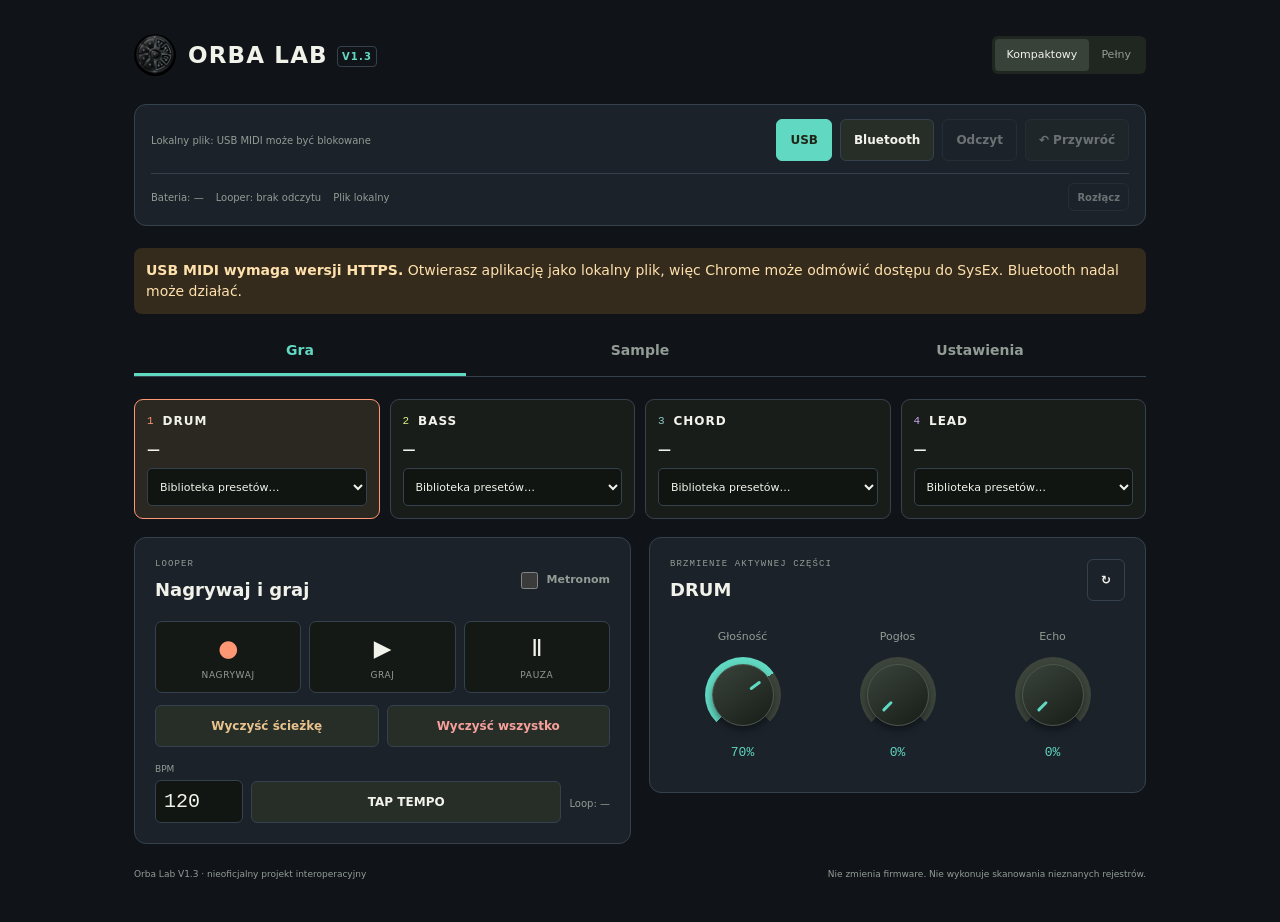
<file: index.html>
<!doctype html>
<html lang="pl">
<head>
  <meta charset="utf-8" />
  <meta name="viewport" content="width=device-width,initial-scale=1,viewport-fit=cover" />
  <meta name="theme-color" content="#101216" />
  <title>Orba Lab V1.3</title>
  <link rel="manifest" href="manifest.webmanifest" />
  <link rel="icon" href="icon.svg" type="image/svg+xml" />
  <link rel="stylesheet" href="styles.css?v=1.3" />
</head>
<body class="simple">
  <div class="app-shell">
    <header class="topbar">
      <div class="brand-wrap">
        <img id="connectionLogo" src="logo-play.png" alt="Epistemic" width="42" height="42">
        <div>
          <div class="brand">ORBA LAB <span class="version">V1.3</span></div>
          <div class="subtitle">unofficial control surface · Orba 2</div>
        </div>
      </div>
      <div class="top-actions">
        <div class="mode-toggle" role="group" aria-label="Tryb interfejsu">
          <button class="mode-btn active" data-mode="simple">Kompaktowy</button>
          <button class="mode-btn" data-mode="advanced">Pełny</button>
        </div>
      </div>
    </header>

    <section class="connection-strip panel">
      <div class="connection-left">
        <div class="status-dot" id="statusDot"></div>
        <div>
          <div class="connection-status" id="connectionStatus">Niepołączono</div>
          <div class="connection-detail" id="connectionDetail">Chrome/Chromium + HTTPS wymagane dla pełnej obsługi</div>
        </div>
      </div>
      <div class="connection-buttons">
        <button class="btn primary" id="usbConnect">USB</button>
        <button class="btn" id="bleConnect">Bluetooth</button>
        <button class="btn ghost" id="refreshState" disabled title="Odczytaj ponownie stan Orby">Odczyt</button>
        <button class="btn restore-btn" id="restoreBaselineBtn" disabled title="Przywróć ustawienia z chwili połączenia">↶ Przywróć</button>
      </div>
      <div class="device-badges">
        <span class="badge" id="batteryBadge">🔋 ?</span>
        <span class="badge" id="transportBadge">⏹ idle</span>
        <span class="badge context-badge" id="secureBadge">HTTPS</span><button class="btn ghost" id="disconnectBtn" disabled>Rozłącz</button>
      </div>
    </section>

    <div class="context-warning" id="contextWarning" hidden>
      <b>USB MIDI wymaga wersji HTTPS.</b> Otwierasz aplikację jako lokalny plik, więc Chrome może odmówić dostępu do SysEx. Bluetooth nadal może działać.
    </div>

    <nav class="view-tabs" aria-label="Widok aplikacji">
      <button class="view-tab active" data-view-target="performance">Gra</button>
      <button class="view-tab" data-view-target="sample">Sample</button><button class="view-tab" data-view-target="settings">Ustawienia</button>
    </nav>

    <main>
      <div class="view-pane performance-view active" data-view="performance">
      <section class="parts-grid" id="partsGrid">
        <article class="part-card drum" data-part="drum">
          <div class="part-head"><span class="part-num">1</span><span>DRUM</span></div>
          <div class="preset-name" data-preset-current="drum">—</div>
          <select class="preset-select" data-preset-select="drum" aria-label="Preset Drum"><option>Biblioteka presetów…</option></select>
          <div class="part-mini"><span data-part-vol="drum">Vol --</span><span data-part-rev="drum">Rev --</span><span data-part-del="drum">Del --</span></div>
        </article>
        <article class="part-card bass" data-part="bass">
          <div class="part-head"><span class="part-num">2</span><span>BASS</span></div>
          <div class="preset-name" data-preset-current="bass">—</div>
          <select class="preset-select" data-preset-select="bass" aria-label="Preset Bass"><option>Biblioteka presetów…</option></select>
          <div class="part-mini"><span data-part-vol="bass">Vol --</span><span data-part-rev="bass">Rev --</span><span data-part-del="bass">Del --</span></div>
        </article>
        <article class="part-card chord" data-part="chord">
          <div class="part-head"><span class="part-num">3</span><span>CHORD</span></div>
          <div class="preset-name" data-preset-current="chord">—</div>
          <select class="preset-select" data-preset-select="chord" aria-label="Preset Chord"><option>Biblioteka presetów…</option></select>
          <div class="part-mini"><span data-part-vol="chord">Vol --</span><span data-part-rev="chord">Rev --</span><span data-part-del="chord">Del --</span></div>
        </article>
        <article class="part-card lead" data-part="lead">
          <div class="part-head"><span class="part-num">4</span><span>LEAD</span></div>
          <div class="preset-name" data-preset-current="lead">—</div>
          <select class="preset-select" data-preset-select="lead" aria-label="Preset Lead"><option>Biblioteka presetów…</option></select>
          <div class="part-mini"><span data-part-vol="lead">Vol --</span><span data-part-rev="lead">Rev --</span><span data-part-del="lead">Del --</span></div>
        </article>
      </section>

      <section class="work-grid">
        <article class="panel transport-panel">
          <div class="panel-title-row">
            <div><div class="eyebrow">LOOPER</div><h2>Nagrywaj i graj</h2></div>
            <label class="toggle-inline"><input type="checkbox" id="metronomeToggle"><span></span><b>Metronom</b></label>
          </div>
          <div class="transport-row">
            <button class="transport-btn rec" id="recordBtn">●<span>NAGRYWAJ</span></button>
            <button class="transport-btn" id="playBtn">▶<span>GRAJ</span></button>
            <button class="transport-btn" id="pauseBtn">Ⅱ<span>PAUZA</span></button>
          </div>
          <div class="transport-row secondary">
            <button class="btn warn" id="clearTrackBtn">Wyczyść ścieżkę</button>
            <button class="btn danger" id="clearAllBtn">Wyczyść wszystko</button>
          </div>
          <div class="tempo-row">
            <div class="tempo-box">
              <label>BPM</label>
              <input id="bpmInput" type="number" min="10" max="400" step="0.01" value="120" />
            </div>
            <button class="btn" id="tapTempoBtn">TAP TEMPO</button>
            <div class="loop-flag" id="loopFlag">Loop: —</div>
          </div>
        </article>

        <article class="panel mixer-panel">
          <div class="panel-title-row">
            <div><div class="eyebrow">BRZMIENIE AKTYWNEJ CZĘŚCI</div><h2 id="mixerTitle">DRUM</h2></div>
            <button class="btn ghost" id="mixerRefresh">↻</button>
          </div>
          <div class="faders">
            <label class="fader"><span>Głośność</span><span class="knob-shell"><input id="volSlider" type="range" min="0" max="100" value="70"><span class="knob-face" aria-hidden="true"><i></i></span></span><output id="volOut">70%</output></label>
            <label class="fader advanced-only"><span>Panorama</span><span class="knob-shell"><input id="panSlider" type="range" min="0" max="100" value="50"><span class="knob-face" aria-hidden="true"><i></i></span></span><output id="panOut">50%</output></label>
            <label class="fader"><span>Pogłos</span><span class="knob-shell"><input id="revSlider" type="range" min="0" max="100" value="0"><span class="knob-face" aria-hidden="true"><i></i></span></span><output id="revOut">0%</output></label>
            <label class="fader"><span>Echo</span><span class="knob-shell"><input id="delSlider" type="range" min="0" max="100" value="0"><span class="knob-face" aria-hidden="true"><i></i></span></span><output id="delOut">0%</output></label>
          </div>
        </article>
      </section>
      </div>

      <div class="view-pane sample-view" data-view="sample"><iframe id="sampleStudio" src="sampler.html?embedded=1" title="Sample Studio" allow="microphone"></iframe><div hidden>
      <section class="panel sample-panel">
        <div class="panel-title-row">
          <div><div class="eyebrow">SAMPLE WORKBENCH</div><h2>Nagraj lub dodaj własny dźwięk</h2></div>
          <span class="tag beta">LOCAL V1</span>
        </div>
        <p class="muted small">V1 nagrywa/importuje, przycina, normalizuje i zapisuje sample lokalnie. Bezpośredni transfer do Orby jest przygotowany w UI, ale pozostaje zablokowany do czasu bezpiecznego odtworzenia protokołu plikowego.</p>
        <div class="sample-actions">
          <button class="btn primary" id="micRecordBtn">🎙 Nagraj z telefonu</button>
          <label class="btn file-btn">＋ Dodaj plik<input id="audioFileInput" type="file" accept="audio/*" hidden></label>
          <button class="btn ghost" id="sampleClearBtn">Wyczyść edytor</button>
        </div>
        <div class="sample-editor" id="sampleEditor">
          <div class="wave-wrap">
            <canvas id="waveCanvas" width="1200" height="260"></canvas>
            <div class="selection-info" id="selectionInfo">Brak próbki</div>
          </div>
          <div class="sample-controls">
            <div class="duration-pills" id="durationPills">
              <button data-sec="1">1 s</button><button data-sec="3">3 s</button><button data-sec="5" class="active">5 s</button><button data-sec="10">10 s</button><button data-sec="20">20 s</button>
            </div>
            <label class="wide-control"><span>Początek fragmentu</span><input id="sampleStartSlider" type="range" min="0" max="0" step="0.01" value="0"></label>
            <label class="wide-control advanced-only"><span>Normalize</span><input id="normalizeToggle" type="checkbox" checked></label>
            <div class="sample-meta">
              <input id="sampleNameInput" type="text" maxlength="50" placeholder="Nazwa sampla" />
              <select id="sampleTarget"><option value="drum">Drum</option><option value="bass">Bass</option><option value="chord">Chord</option><option value="lead">Lead</option></select>
              <select id="sampleSlot" class="advanced-only"><option value="1">Slot 1</option><option value="2">Slot 2</option><option value="3">Slot 3</option><option value="4">Slot 4</option><option value="5">Slot 5</option><option value="6">Slot 6</option><option value="7">Slot 7</option><option value="8">Slot 8</option><option value="9">Slot 9</option><option value="10">Slot 10</option><option value="11">Slot 11</option><option value="12">Slot 12</option></select>
            </div>
            <div class="sample-actions bottom">
              <button class="btn" id="samplePreviewBtn" disabled>▶ Odsłuch</button>
              <button class="btn" id="sampleSaveBtn" disabled>💾 Zapisz lokalnie</button>
              <button class="btn" id="sampleDownloadBtn" disabled>↓ WAV</button>
              <button class="btn locked" id="sampleSendBtn" disabled>⇧ Wyślij do Orby <span>V2</span></button>
            </div>
          </div>
        </div>
        <div class="sample-library-wrap">
          <div class="subhead"><h3>Moje sample</h3><span id="sampleCount">0</span></div>
          <div id="sampleLibrary" class="sample-library"><div class="empty">Jeszcze nic tu nie ma.</div></div>
        </div>
      </section>
      </div>

      </div><div class="view-pane settings-view" data-view="settings"><section class="advanced-zone">
        <article class="panel">
          <div class="panel-title-row"><div><div class="eyebrow">DEVICE</div><h2>Ustawienia Orby</h2></div><span class="tag">Pełny</span></div>
          <p class="muted small">Samo połączenie nie wysyła poleceń do Orby. Kliknij Odczyt, aby pobrać ustawienia. Zamknij inne aplikacje korzystające z Orby przed testem.</p><div class="settings-grid">
            <div class="sound-help"><b>Dźwięk Orby</b><span id="speakerStatus">Stan głośnika: nieodczytany</span><button class="btn" id="enableSpeakerBtn" disabled>Włącz głośnik Orby</button><small>Zmienia ustawienie głośnika. Nie diagnozuje wszystkich przyczyn ciszy.</small></div><label class="switch-row"><span>Wibracje</span><input type="checkbox" id="hapticsToggle"><i></i></label>
            <label class="field-row"><span>MIDI mode</span><select id="midiModeSelect"><option value="0">Per-part</option><option value="1">MPE</option><option value="2">Single channel</option></select></label>
            <label class="field-row"><span>Pitch bend</span><select id="pitchBendSelect"><option value="0">0%</option><option value="12">25%</option><option value="24">75%</option><option value="48">100%</option></select></label>
            <label class="field-row"><span>Tonacja</span><select id="keySelect"></select></label>
            <label class="field-row"><span>Skala</span><select id="scaleSelect"></select></label>
            <label class="field-row"><span>Kwantyzacja aktywnej części</span><select id="quantSelect"><option value="0">Off</option><option value="1">Grid</option><option value="2">Groove</option></select></label>
            <div class="baseline-box">
              <span id="baselineStatus">Punkt startowy: brak</span>
              <button class="btn ghost" id="saveBaselineBtn">Zapisz stan teraz</button>
            </div>
          </div>
        </article>

        <article class="panel">
          <div class="panel-title-row"><div><div class="eyebrow">PRESET LIBRARY</div><h2>Biblioteka brzmień</h2></div><span class="tag" id="presetLibraryStatus">loading…</span></div>
          <p class="muted small">Aplikacja próbuje pobrać publiczną bibliotekę nazw presetów Orba Console. Jeśli to się nie uda, możesz wskazać lokalny plik <code>orba-library.json</code>.</p>
          <div class="inline-actions">
            <button class="btn" id="reloadPresetLibrary">Pobierz ponownie</button>
            <label class="btn file-btn">Import JSON<input id="presetLibraryInput" type="file" accept="application/json,.json" hidden></label>
          </div>
        </article>

        <article class="panel diagnostics-panel">
          <div class="panel-title-row"><div><div class="eyebrow">DIAGNOSTICS</div><h2>Log komunikacji</h2></div><div class="inline-actions"><button class="btn" id="downloadLog">Zapisz log</button><button class="btn ghost" id="clearLog">Wyczyść</button></div></div>
          <pre id="logBox"></pre>
        </article>
      </section>
      </div>
    </main>

    <footer>
      <span>Orba Lab V1.3 · nieoficjalny projekt interoperacyjny</span>
      <span>Nie zmienia firmware. Nie wykonuje skanowania nieznanych rejestrów.</span>
    </footer>
  </div>

  <div class="toast" id="toast"></div><div id="connectionNotice" role="status" aria-live="polite"></div>
  <script type="module" src="app.js?v=1.3"></script>
</body>
</html>
</file>
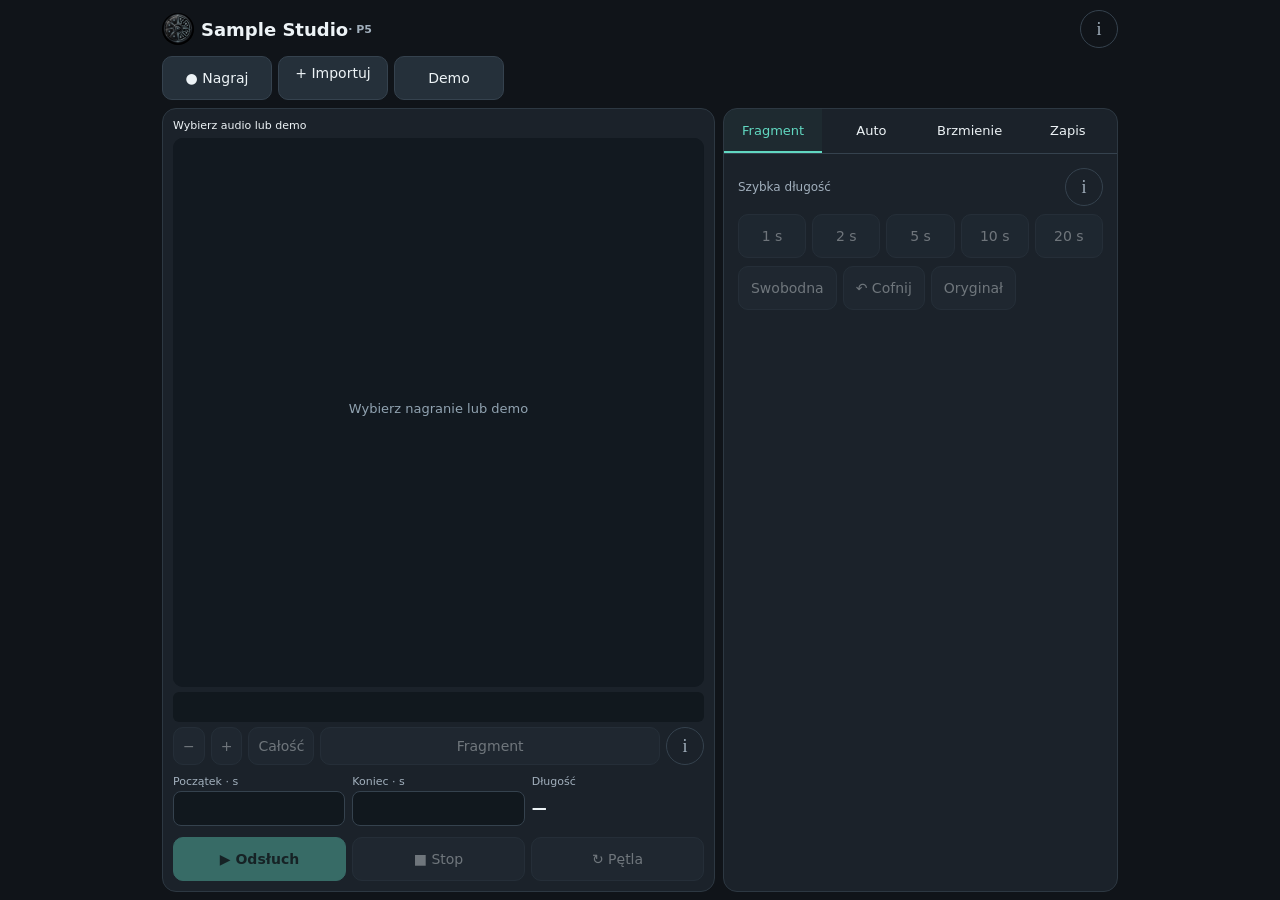
<file: sampler.html>
<!doctype html><html lang="pl"><meta charset="utf-8"><meta name="viewport" content="width=device-width,initial-scale=1"><title>Orba Lab · Sample Studio P5</title>
<style>
:root{color-scheme:dark;--bg:#101419;--panel:#1b222a;--text:#edf3f6;--muted:#a1afbc;--accent:#61d8c1}*{box-sizing:border-box}[hidden]{display:none!important}body{margin:0;background:var(--bg);color:var(--text);font:14px system-ui,sans-serif;overflow:hidden}main{max-width:980px;height:100dvh;height:100vh;height:100dvh;margin:auto;padding:10px 12px max(8px,env(safe-area-inset-bottom));display:grid;grid-template-columns:minmax(0,1fr);grid-template-rows:auto auto minmax(0,1fr);gap:8px}header{display:flex;justify-content:space-between;align-items:center}h1{font-size:18px;margin:0}small,.muted{color:var(--muted)}small{font-size:11px}button,label.file{min-height:44px;border:1px solid #35424e;border-radius:10px;background:#25303a;color:var(--text);padding:8px 12px;font:inherit;cursor:pointer}button:disabled{opacity:.4;cursor:default}button.primary{background:var(--accent);color:#10241f;border-color:var(--accent);font-weight:700}button.recording{background:#e84d6c;color:white}button[aria-pressed=true]{border-color:var(--accent);color:var(--accent)}.row{display:flex;gap:6px;flex-wrap:wrap;align-items:center;margin:8px 0}.source{margin:0;flex-wrap:nowrap}.source button,.source label{flex:1;text-align:center;padding:8px 6px;white-space:nowrap}.workspace{display:grid;grid-template-columns:minmax(0,1fr);grid-template-rows:auto minmax(0,1fr);gap:8px;min-height:0}.visual,.toolbox{background:var(--panel);border:1px solid #2d3842;border-radius:14px;padding:10px;min-width:0}.topline{display:flex;justify-content:space-between;gap:8px;margin-bottom:6px;font-size:11px}.topline #name{overflow:hidden;text-overflow:ellipsis;white-space:nowrap}.topline #zoomText{flex-shrink:0}.wave-wrap{position:relative}#wave{width:100%;height:clamp(108px,calc(24dvh - 32px),178px);display:block;touch-action:none;border-radius:10px;background:#121920}#magnifier{position:absolute;bottom:calc(100% + 6px);width:160px;height:46px;border:1px solid #83dcca;border-radius:8px;background:#1c2b34;pointer-events:none;z-index:3;box-shadow:0 6px 20px #0008}#overview{width:100%;height:30px;display:block;touch-action:none;margin-top:5px;border-radius:6px;background:#11181e}.zoom{flex-wrap:nowrap;margin:5px 0}.zoom button{min-height:38px;padding:5px 9px}.zoom #fitSelection{flex:1}.times{display:grid;grid-template-columns:repeat(3,minmax(0,1fr));gap:7px;margin:5px 0}.times label{min-width:0;font-size:11px;color:var(--muted)}.times input{width:100%;margin-top:3px;background:#11181e;color:var(--text);border:1px solid #35424e;padding:6px;border-radius:8px;font:16px system-ui;min-height:35px}.times strong{display:block;padding-top:11px;color:var(--text);font-size:15px}.transport{margin:6px 0 0;flex-wrap:nowrap}.transport button{flex:1}.toolbox{display:flex;flex-direction:column;padding:0;min-height:0;overflow:hidden}.tabs{display:flex;border-bottom:1px solid #35424e;flex-shrink:0}.tabs button{flex:1;border:0;border-radius:0;padding:7px 2px;background:transparent;font-size:13px;border-bottom:2px solid transparent;min-height:44px}.tabs button[aria-selected=true]{border-bottom-color:var(--accent);color:var(--accent);background:#61d8c10a}.panel{overflow:auto;overscroll-behavior:contain;padding:10px;flex:1;min-height:0}.panel .row:first-child{margin-top:0}.panel-title{display:flex;align-items:center;justify-content:space-between;margin-bottom:8px;color:var(--muted);font-size:12px}.duration{flex-wrap:nowrap;justify-content:space-between}.duration button{flex:1;padding:7px 3px;min-width:0}.settings{display:grid;gap:12px}.settings label{display:flex;gap:8px;align-items:center;justify-content:space-between}.settings input[type=range]{width:42%}input[type=checkbox]{accent-color:var(--accent);width:20px;height:20px}select{font:inherit;padding:6px;background:#11181e;border:1px solid #35424e;border-radius:7px}.info{padding:0;width:38px;min-width:38px;height:38px;min-height:38px;border-radius:50%;font:18px Georgia,serif;background:transparent;color:var(--muted)}#file{display:none}.statusbar{display:flex;gap:5px;align-items:center;min-height:24px}#status{color:#bad0dc;font-size:11px;line-height:1.35;overflow:hidden;text-overflow:ellipsis;white-space:nowrap;flex:1}.statusbar .info{width:28px;height:28px;min-height:28px;min-width:28px;font-size:15px;border:0}dialog{max-width:min(420px,90vw);max-height:80vh;border:1px solid #45525e;border-radius:16px;background:#1b222a;color:var(--text);padding:18px;box-shadow:0 20px 80px #0009}dialog::backdrop{background:#0009}dialog h2{font-size:18px;margin-top:0}dialog p{color:#bdcbd5;line-height:1.65;white-space:pre-line}#closeHelp{width:100%}button:focus-visible,input:focus-visible{outline:2px solid var(--accent);outline-offset:2px}
@media(min-width:750px),(max-height:500px) and (orientation:landscape){.workspace{grid-template-columns:minmax(0,1.4fr) minmax(280px,1fr);grid-template-rows:minmax(0,1fr);align-items:start}.toolbox{height:100%}.visual{height:100%;display:flex;flex-direction:column}.wave-wrap{flex:1;min-height:110px}#wave{height:100%}.topline{flex-shrink:0}.zoom,.times,.transport,#overview{flex-shrink:0}.source{justify-content:flex-start}.source button,.source label{flex:0 1 auto;min-width:110px}.panel{padding:14px}}@media(max-height:700px) and (orientation:portrait){main{gap:5px;padding-top:6px}.visual{padding:7px}#wave{height:108px}.transport button{min-height:40px}.times input{min-height:33px}.panel{padding:8px}.row{margin:5px 0}h1{font-size:16px}}@media(max-height:570px) and (orientation:portrait){#wave{height:85px}.times{margin:2px 0}.times input{min-height:30px}.source button,.source label{min-height:38px}.transport button{min-height:36px}.zoom button{min-height:32px}.tabs button{min-height:38px}}
@media(max-height:500px) and (orientation:landscape){main{gap:5px;padding-top:6px}header .info{min-height:24px;height:24px;width:24px;min-width:24px}h1{font-size:16px}.source button,.source label{min-height:36px;padding:5px 10px}.visual{padding:7px}.wave-wrap{min-height:60px}#overview{height:22px;margin-top:4px}.zoom{margin:3px 0}.zoom button{min-height:32px;height:32px;padding:3px 9px}.times{margin:3px 0}.times input{min-height:30px;padding:3px 6px;margin-top:2px}.times strong{padding-top:7px}.transport{margin:3px 0 0}.transport button{min-height:36px;padding:4px 10px}.topline{margin-bottom:4px}}
 .statusbar{display:none;position:fixed;bottom:max(12px,env(safe-area-inset-bottom));left:50%;transform:translateX(-50%);width:min(94vw,700px);padding:10px 12px;background:#263540;border:1px solid #53616a;border-radius:12px;box-shadow:0 6px 24px #0008;z-index:5}.statusbar.visible{display:flex}
#brandLogo{width:32px;height:32px;border-radius:50%;vertical-align:middle;margin-right:7px;filter:grayscale(.85) brightness(.65);transition:filter .6s}h1{display:flex;align-items:center}.snaprow{gap:8px}#snap[aria-pressed=false]{text-decoration:line-through}@media(max-height:500px){#brandLogo{width:22px;height:22px}}
body.embedded header{display:none}body.embedded main{grid-template-rows:auto minmax(0,1fr)}
</style>
<main><header><div><h1><img id="brandLogo" alt="Epistemic" src="logo-play.png">Sample Studio <small>· P5</small></h1></div><button class="info" data-help="general" aria-label="O edytorze">i</button></header>
<div class="row source"><button id="record">● Nagraj</button><label class="file" for="file">+ Importuj</label><input id="file" type="file" accept="audio/*"><button id="demo">Demo</button></div>
<div class="workspace"><section class="visual"><div class="topline"><span id="name">Wybierz audio lub demo</span><span id="zoomText"></span></div><div class="wave-wrap"><canvas id="wave" role="img" aria-label="Audio. Uchwyty początku i końca na dolnej krawędzi."></canvas><canvas id="magnifier" hidden aria-label="Lupa granicy cięcia"></canvas></div><canvas id="overview" role="img" aria-label="Podgląd całego nagrania"></canvas>
<div class="row zoom"><button id="minus" data-audio aria-label="Oddal">−</button><button id="plus" data-audio aria-label="Przybliż">+</button><button id="fit" data-audio>Całość</button><button id="fitSelection" data-audio>Fragment</button><button class="info" data-help="gesture" aria-label="Pomoc gestów">i</button></div>
<div class="times"><label>Początek · s<input id="start" type="number" step="0.001" min="0" data-audio></label><label>Koniec · s<input id="end" type="number" step="0.001" min="0" data-audio></label><label>Długość<strong id="length">—</strong></label></div>
<div class="row transport"><button class="primary" id="play" data-audio>▶ Odsłuch</button><button id="stop" data-audio>■ Stop</button><button id="loop" aria-pressed="false" data-audio>↻ Pętla</button></div></section>
<section class="toolbox"><div class="tabs" role="tablist" aria-label="Narzędzia samplera"><button id="tab-fragment" role="tab" aria-selected="true" aria-controls="panel-fragment" data-tab="fragment">Fragment</button><button id="tab-auto" role="tab" tabindex="-1" aria-selected="false" aria-controls="panel-auto" data-tab="auto">Auto</button><button id="tab-sound" role="tab" tabindex="-1" aria-selected="false" aria-controls="panel-sound" data-tab="sound">Brzmienie</button><button id="tab-save" role="tab" tabindex="-1" aria-selected="false" aria-controls="panel-save" data-tab="save">Zapis</button></div>
<div class="panel" id="panel-fragment" role="tabpanel" aria-labelledby="tab-fragment"><div class="panel-title"><span>Szybka długość</span><button class="info" data-help="fragment" aria-label="Pomoc zaznaczenia">i</button></div><div class="row duration"><button data-duration="1" data-audio>1 s</button><button data-duration="2" data-audio>2 s</button><button data-duration="5" data-audio>5 s</button><button data-duration="10" data-audio>10 s</button><button data-duration="20" data-audio>20 s</button></div><div class="row"><button id="lock" aria-pressed="false" data-audio>Swobodna</button><button id="undo" data-audio>↶ Cofnij</button><button id="reset" data-audio>Oryginał</button></div></div>
<div class="panel" id="panel-auto" role="tabpanel" aria-labelledby="tab-auto" hidden><div class="panel-title"><span>Automatyczne granice</span><button class="info" data-help="auto" aria-label="Pomoc wycinania ciszy">i</button></div><div class="row"><button id="trim" class="primary" data-audio>✦ Przytnij ciszę</button></div><div class="row snaprow"><button id="snap" aria-pressed="false" data-audio aria-label="Magnes: wyłączony">🧲 Magnes</button><button class="info" data-help="snap" aria-label="Pomoc magnesu">i</button></div><label class="row" for="sensitivity">Czułość <input id="sensitivity" type="range" min="0" max="100" value="55" style="flex:1;min-width:70px"><span id="sensValue">55%</span></label><label class="row">Po nagraniu <input id="auto" type="checkbox" checked></label></div>
<div class="panel" id="panel-sound" role="tabpanel" aria-labelledby="tab-sound" hidden><div class="panel-title"><span>Poziom i krawędzie</span><button class="info" data-help="sound" aria-label="Pomoc brzmienia">i</button></div><div class="settings"><label>Wyrównaj poziom <input id="normalize" type="checkbox" checked></label><label>Głośność <input id="gain" type="range" min="-24" max="6" value="0"><span id="gainValue">0 dB</span></label><label>Krawędzie <select id="fade"><option value="0">Bez wygładzania</option><option value="3" selected>3 ms</option><option value="5">5 ms</option><option value="10">10 ms</option></select></label></div></div>
<div class="panel" id="panel-save" role="tabpanel" aria-labelledby="tab-save" hidden><div class="panel-title"><span>Wybrany fragment · WAV</span><button class="info" data-help="save" aria-label="Pomoc eksportu">i</button></div><div class="row"><button class="primary" id="export" data-audio>↓ Zapisz WAV</button></div></div></section></div>
<div class="statusbar"><div id="status" role="status" aria-live="polite">Wybierz demo, import lub nagranie.</div><button class="info" id="statusHelp" aria-label="Pełny komunikat">i</button></div></main>
<dialog id="help"><h2 id="helpTitle"></h2><p id="helpText"></p><button id="closeHelp">Rozumiem</button></dialog>
<script>
'use strict';
const $=id=>document.getElementById(id),wave=$('wave'),overview=$('overview');
const S={buffer:null,a:0,b:0,v:0,span:0,locked:false,loop:false,history:[],source:null,recorder:null,stream:null,pointers:new Map(),gesture:null,loupe:null,peaks:null};
let audio;function ctx(){return audio ||= new (window.AudioContext||window.webkitAudioContext)()}
let noticeTimer;function say(t){$('status').textContent=t;$('status').title=t;const important=/Nie udało|Nie można|Mikrofon:|nie jest dostępne|Nagrywanie|Zapisano|praktycznie ciche|Nie znaleziono/.test(t);const bar=document.querySelector('.statusbar');clearTimeout(noticeTimer);bar.classList.toggle('visible',important);if(important)noticeTimer=setTimeout(()=>bar.classList.remove('visible'),6500)}function clamp(x,a,b){return Math.max(a,Math.min(b,x))}function total(){return S.buffer?.duration||0}function epsilon(){return 1/(S.buffer?.sampleRate||48000)}
function remember(){S.history.push([S.a,S.b]);if(S.history.length>40)S.history.shift()}
function bounds(a,b){const t=total();S.a=clamp(a,0,Math.max(0,t-epsilon()));S.b=clamp(b,S.a+epsilon(),t)}
function setBoundary(which,value){if(S.locked){const len=S.b-S.a;S.a=clamp(which==='start'?value:value-len,0,total()-len);S.b=S.a+len}else if(which==='start')bounds(Math.min(value,S.b-epsilon()),S.b);else bounds(S.a,Math.max(value,S.a+epsilon()))}
function view(v,span){S.span=clamp(span,Math.min(.025,total()),total());S.v=clamp(v,0,total()-S.span)}
function update(){document.querySelectorAll('[data-audio]').forEach(e=>e.disabled=!S.buffer);$('start').value=S.buffer?S.a.toFixed(3):'';$('end').value=S.buffer?S.b.toFixed(3):'';$('length').textContent=S.buffer?(S.b-S.a).toFixed(3)+' s':'—';$('zoomText').textContent=S.buffer?(total()/S.span).toFixed(1)+'× · '+S.span.toFixed(2)+' s':'';$('lock').setAttribute('aria-pressed',S.locked);$('lock').textContent=S.locked?'Długość stała':'Swobodna';$('loop').setAttribute('aria-pressed',S.loop);$('undo').disabled=!S.buffer||!S.history.length;draw()}
function canvas(c){const r=c.getBoundingClientRect(),d=devicePixelRatio||1;c.width=Math.round(r.width*d);c.height=Math.round(r.height*d);const g=c.getContext('2d');g.scale(d,d);return [g,r.width,r.height]}
function trace(g,w,h,v,span,color){if(!S.buffer)return;g.strokeStyle=color;g.lineWidth=1;g.beginPath();const sr=S.buffer.sampleRate,n=S.buffer.length;
 for(let x=0;x<w;x++){const first=Math.floor((v+x/w*span)*sr),last=Math.min(n,Math.max(first+1,Math.ceil((v+(x+1)/w*span)*sr)));let lo=0,hi=0;for(let ch=0;ch<S.buffer.numberOfChannels;ch++){const a=S.buffer.getChannelData(ch),cache=S.peaks[ch];let i=first;while(i<last){if(i%128===0&&i+128<=last){lo=Math.min(lo,cache.lo[i/128]);hi=Math.max(hi,cache.hi[i/128]);i+=128}else{lo=Math.min(lo,a[i]);hi=Math.max(hi,a[i]);i++}}}g.moveTo(x,h/2-hi*h*.36);g.lineTo(x,h/2-lo*h*.36)}g.stroke()}
function draw(){let [g,w,h]=canvas(wave);g.fillStyle='#121920';g.fillRect(0,0,w,h);const lens=$('magnifier');lens.hidden=S.loupe===null;if(!S.buffer){g.fillStyle='#91a3b1';g.textAlign='center';g.font='13px system-ui';g.fillText('Wybierz nagranie lub demo',w/2,h/2);canvas(overview);return}const x=t=>(t-S.v)/S.span*w,plot=h-14;
g.fillStyle='#61d8c119';g.fillRect(x(S.a),0,x(S.b)-x(S.a),plot);trace(g,w,plot,S.v,S.span,'#71bfb7');
for(let i=0;i<=4;i++){g.fillStyle='#91a3b1';g.font='10px system-ui';g.textAlign=i===4?'right':'left';g.fillText((S.v+S.span*i/4).toFixed(2)+' s',w*i/4,plot-3)}
g.fillStyle='#19232b';g.fillRect(0,plot,w,14);
for(const [t,label] of [[S.a,'START'],[S.b,'KONIEC']]){const p=x(t);if(p<0||p>w)continue;g.strokeStyle='#80f0d6';g.lineWidth=1.5;g.beginPath();g.moveTo(p,15);g.lineTo(p,plot+8);g.stroke();g.fillStyle='#61d8c1';const xx=clamp(p-9,0,w-18);g.beginPath();g.roundRect(xx,plot+1,18,12,4);g.fill();g.fillStyle='#14312a';g.textAlign='center';g.font='bold 10px system-ui';g.fillText('⋮',xx+9,plot+11);g.fillStyle='#b7ddd6';g.font='9px system-ui';g.textAlign=p>w/2?'right':'left';g.fillText(label,p,12)}
const cursor=playbackTime();if(cursor!==null&&cursor>=S.v&&cursor<=S.v+S.span){g.strokeStyle='#ffce66';g.lineWidth=2;g.beginPath();g.moveTo(x(cursor),0);g.lineTo(x(cursor),plot);g.stroke();g.fillStyle='#ffce66';g.beginPath();g.moveTo(x(cursor)-5,0);g.lineTo(x(cursor)+5,0);g.lineTo(x(cursor),7);g.fill()}
if(S.loupe!==null){const t=S.loupe;const span=Math.min(total(),S.span/10),v=clamp(t-span/2,0,total()-span);lens.style.left=clamp(x(t)-80,0,w-160)+'px';let [lg,lw,lh]=canvas(lens);lg.fillStyle='#1c2b34';lg.fillRect(0,0,lw,lh);trace(lg,lw,lh,v,span,'#a2f0df');lg.strokeStyle='#fff';lg.beginPath();lg.moveTo((t-v)/span*lw,0);lg.lineTo((t-v)/span*lw,lh);lg.stroke()}
[g,w,h]=canvas(overview);g.fillStyle='#11181e';g.fillRect(0,0,w,h);trace(g,w,h,0,total(),'#587b85');g.fillStyle='#61d8c12b';g.fillRect(S.a/total()*w,0,(S.b-S.a)/total()*w,h);g.strokeStyle='#a4b9ca';g.lineWidth=2;g.strokeRect(S.v/total()*w,2,S.span/total()*w,h-4);if(cursor!==null){g.strokeStyle='#ffce66';g.beginPath();g.moveTo(cursor/total()*w,0);g.lineTo(cursor/total()*w,h);g.stroke()}}
function load(buffer,name){stop();S.buffer=buffer;S.fileName=name;S.peaks=Array.from({length:buffer.numberOfChannels},(_,c)=>{const a=buffer.getChannelData(c),lo=new Float32Array(Math.ceil(a.length/128)),hi=new Float32Array(lo.length);for(let i=0;i<a.length;i++){const j=Math.floor(i/128);lo[j]=Math.min(lo[j],a[i]);hi[j]=Math.max(hi[j],a[i])}return {lo,hi}});S.a=0;S.b=buffer.duration;S.v=0;S.span=buffer.duration;S.history=[];S.locked=false;S.pointers.clear();S.gesture=null;S.loupe=null;$('name').textContent=name+' · '+buffer.duration.toFixed(2)+' s';update();say('Przesuń uchwyty lub wybierz „Przytnij ciszę”. Oryginał pozostaje zachowany.')}
async function importFile(file){if(!file)return;try{const b=await ctx().decodeAudioData(await file.arrayBuffer());load(b,file.name)}catch(e){say('Nie udało się odczytać audio. Spróbuj WAV, MP5 lub M4A obsługiwanego przez przeglądarkę.')}}
function autoTrim(){if(!S.buffer)return;const b=S.buffer,sr=b.sampleRate,win=Math.max(1,Math.round(sr*.005)),levels=[];let peak=0;
 for(let i=0;i<b.length;i+=win){let sum=0,count=0;for(let c=0;c<b.numberOfChannels;c++){const a=b.getChannelData(c);for(let j=i;j<Math.min(i+win,b.length);j++){sum+=a[j]*a[j];count++}}const rms=Math.sqrt(sum/count);levels.push(rms);peak=Math.max(peak,rms)}
 if(peak<1e-6){say('Nagranie jest praktycznie ciche. Pozostawiłem zaznaczenie.');return}const sorted=[...levels].sort((a,b)=>a-b),noise=sorted[Math.floor(sorted.length*.15)],sens=Number($('sensitivity').value)/100;
 const threshold=Math.max(peak*Math.pow(10,(-18-30*sens)/20),Math.min(peak*.4,noise*(3-2*sens)));let first=levels.findIndex(x=>x>threshold),last=levels.findLastIndex(x=>x>threshold);
 if(first<0){say('Nie znaleziono wyraźnego dźwięku. Ustaw granice ręcznie.');return}remember();bounds(first*win/sr-.015,(last+1)*win/sr+.05);update();say('Zaproponowane granice: '+S.a.toFixed(3)+'–'+S.b.toFixed(3)+' s. To granice dźwięku względem ciszy, nie wybór sampla z piosenki.')}
function processed(){const b=S.buffer;if(!b)return null;const begin=Math.floor(S.a*b.sampleRate),finish=Math.min(b.length,Math.ceil(S.b*b.sampleRate)),n=Math.max(1,finish-begin),out=ctx().createBuffer(Math.min(2,b.numberOfChannels),n,b.sampleRate);let peak=0;
 for(let c=0;c<out.numberOfChannels;c++){out.copyToChannel(b.getChannelData(c).subarray(begin,finish),c);for(const x of out.getChannelData(c))peak=Math.max(peak,Math.abs(x))}const gain=( $('normalize').checked&&peak>0?.95/peak:1)*Math.pow(10,Number($('gain').value)/20),fade=Math.min(Math.floor(n/2),Math.round(Number($('fade').value)*b.sampleRate/1000));
 for(let c=0;c<out.numberOfChannels;c++){const a=out.getChannelData(c);for(let i=0;i<n;i++){const ramp=fade?Math.min(1,i/fade,(n-1-i)/fade):1;a[i]=clamp(a[i]*gain*ramp,-1,1)}}return out}
let playback=null,playFrame=0;
function playbackTime(){if(!playback)return null;const elapsed=Math.max(0,ctx().currentTime-playback.started),d=playback.duration;return playback.a+(S.source?.loop?elapsed%d:Math.min(elapsed,d))}
function animatePlay(){draw();if(S.source)playFrame=requestAnimationFrame(animatePlay)}
function stop(){cancelAnimationFrame(playFrame);playback=null;if(S.source){try{S.source.stop()}catch{}S.source=null}$('play').textContent='▶ Odsłuch';draw()}
async function play(){if(!S.buffer)return;try{await ctx().resume();stop();const s=ctx().createBufferSource();s.buffer=processed();s.loop=S.loop;s.connect(ctx().destination);S.source=s;s.onended=()=>{if(S.source===s){S.source=null;playback=null;cancelAnimationFrame(playFrame);draw();$('play').textContent='▶ Odsłuch';draw()}};playback={a:S.a,duration:s.buffer.duration,started:ctx().currentTime};s.start();animatePlay();$('play').textContent='▶ Gra…'}catch(e){say('Nie można uruchomić odsłuchu: '+e.message)}}
function wav(b){const channels=b.numberOfChannels,n=b.length,bytes=n*channels*2,a=new ArrayBuffer(44+bytes),v=new DataView(a);const text=(o,s)=>[...s].forEach((c,i)=>v.setUint8(o+i,c.charCodeAt(0)));text(0,'RIFF');v.setUint32(4,36+bytes,true);text(8,'WAVE');text(12,'fmt ');v.setUint32(16,16,true);v.setUint16(20,1,true);v.setUint16(22,channels,true);v.setUint32(24,b.sampleRate,true);v.setUint32(28,b.sampleRate*channels*2,true);v.setUint16(32,channels*2,true);v.setUint16(34,16,true);text(36,'data');v.setUint32(40,bytes,true);let o=44;for(let i=0;i<n;i++)for(let c=0;c<channels;c++){const x=clamp(b.getChannelData(c)[i],-1,1);v.setInt16(o,x<0?x*32768:x*32767,true);o+=2}return new Blob([a],{type:'audio/wav'})}
function zoom(f,anchor=.5){const t=S.v+S.span*anchor;view(t-S.span/f*anchor,S.span/f);update()}
function position(e,c=wave){const r=c.getBoundingClientRect();return clamp(e.clientX-r.left,0,r.width)}let magnet=false;
function snapEdge(t,which){if(!magnet||!S.buffer)return t;const b=S.buffer,sr=b.sampleRate,step=Math.max(1,Math.round(sr*.002)),radius=Math.min(.15,Math.max(.012,S.span*24/wave.getBoundingClientRect().width));const from=Math.max(0,Math.floor((t-radius-.025)*sr)),to=Math.min(b.length,Math.ceil((t+radius+.025)*sr));let levels=[],peak=0;for(let i=from;i<to;i+=step){let sum=0,n=0;for(let c=0;c<b.numberOfChannels;c++){const a=b.getChannelData(c);for(let j=i;j<Math.min(i+step,to);j++){sum+=a[j]*a[j];n++}}const rms=Math.sqrt(sum/n);levels.push(rms);peak=Math.max(peak,rms)}if(peak<1e-5)return t;const floor=Math.max(1e-5,peak*.025);let best=t,dist=radius;for(let i=3;i<levels.length-3;i++){const before=(levels[i-3]+levels[i-2]+levels[i-1])/3,after=(levels[i]+levels[i+1]+levels[i+2])/3;const edge=which==='start'?after>floor&&after>before*3:before>floor&&after<floor&&before>after*3;if(!edge)continue;const candidate=(from+i*step)/sr+(which==='start'?-.003:.005),d=Math.abs(candidate-t);if(d<dist){best=candidate;dist=d}}return clamp(best,0,total())}
function chooseStart(t){remember();stop();S.locked=false;const start=clamp(snapEdge(t,'start'),0,total()-epsilon());bounds(start,S.b>start+epsilon()?S.b:Math.min(total(),start+1));update()}
function at(x){return S.v+x/wave.getBoundingClientRect().width*S.span}
wave.addEventListener('pointerdown',e=>{if(!S.buffer)return;e.preventDefault();wave.setPointerCapture(e.pointerId);S.pointers.set(e.pointerId,position(e));if(S.pointers.size===2){const p=[...S.pointers.values()];S.gesture={type:'pinch',distance:Math.max(1,Math.abs(p[1]-p[0])),span:S.span,anchor:at((p[0]+p[1])/2)};S.loupe=null;return}if(S.pointers.size!==1)return;const x=position(e),w=wave.getBoundingClientRect().width,xa=(S.a-S.v)/S.span*w,xb=(S.b-S.v)/S.span*w,da=Math.abs(x-xa),db=Math.abs(x-xb);const r=wave.getBoundingClientRect();const nearGrip=e.clientY-r.top>=r.height-46;const edge=nearGrip&&Math.min(da,db)<=24?(da<=db?'start':'end'):null;S.gesture={type:edge||'pan',x,y:e.clientY,moved:false,t:at(x),v:S.v,a:S.a,b:S.b};if(edge){remember();S.loupe=edge==='start'?S.a:S.b;draw()}});
wave.addEventListener('pointermove',e=>{if(!S.pointers.has(e.pointerId))return;e.preventDefault();S.pointers.set(e.pointerId,position(e));const g=S.gesture;if(!g)return;const w=wave.getBoundingClientRect().width;if(g.type==='pinch'&&S.pointers.size>=2){const p=[...S.pointers.values()],mid=(p[0]+p[1])/2,span=clamp(g.span*g.distance/Math.max(1,Math.abs(p[1]-p[0])),Math.min(.025,total()),total());view(g.anchor-mid/w*span,span)}else if(g.type==='pan'){if(Math.hypot(position(e)-g.x,e.clientY-g.y)>7)g.moved=true;if(g.moved)view(g.v-(position(e)-g.x)/w*S.span,S.span)}else if(g.type==='start'||g.type==='end'){stop();const raw=(g.type==='start'?g.a:g.b)+(position(e)-g.x)/w*S.span;setBoundary(g.type,S.locked?raw:snapEdge(raw,g.type));S.loupe=g.type==='start'?S.a:S.b}update()});
function release(e){const g=S.gesture;if(e.type==='pointerup'&&S.pointers.size===1&&g?.type==='pan'&&!g.moved&&Number.isFinite(g.t))chooseStart(g.t);S.pointers.delete(e.pointerId);S.loupe=null;S.gesture=null;if(S.pointers.size===1){const x=[...S.pointers.values()][0];S.gesture={type:'pan',x,v:S.v}}update()}wave.addEventListener('pointerup',release);wave.addEventListener('pointercancel',release);wave.addEventListener('wheel',e=>{if(!S.buffer)return;e.preventDefault();zoom(e.deltaY<0?1.3:1/1.3,position(e)/wave.getBoundingClientRect().width)},{passive:false});
function overviewMove(e){if(!S.buffer)return;const w=overview.getBoundingClientRect().width;view(position(e,overview)/w*total()-S.span/2,S.span);update()}overview.addEventListener('pointerdown',e=>{overview.setPointerCapture(e.pointerId);overviewMove(e)});overview.addEventListener('pointermove',e=>{if(overview.hasPointerCapture(e.pointerId))overviewMove(e)});
$('file').onchange=e=>importFile(e.target.files[0]);$('plus').onclick=()=>zoom(2);$('minus').onclick=()=>zoom(.5);$('fit').onclick=()=>{view(0,total());update()};$('fitSelection').onclick=()=>{const padding=(S.b-S.a)*.1;view(S.a-padding,(S.b-S.a)+2*padding);update()};$('lock').onclick=()=>{S.locked=!S.locked;update()};$('loop').onclick=()=>{S.loop=!S.loop;if(S.source)S.source.loop=S.loop;update()};$('play').onclick=play;$('stop').onclick=stop;
for(const id of ['start','end'])$(id).onchange=()=>{const val=Number($(id).value);if(!Number.isFinite(val)){update();return}remember();setBoundary(id,val);stop();update()};document.querySelectorAll('[data-duration]').forEach(el=>el.onclick=()=>{remember();const len=Math.min(Number(el.dataset.duration),total());bounds(S.a,Math.min(total(),S.a+len));stop();update()});
$('snap').onclick=()=>{magnet=!magnet;$('snap').setAttribute('aria-pressed',magnet);$('snap').setAttribute('aria-label','Magnes: '+(magnet?'włączony':'wyłączony'))};
$('trim').onclick=()=>{stop();autoTrim()};$('undo').onclick=()=>{const h=S.history.pop();if(h){stop();bounds(...h);update()}};$('reset').onclick=()=>{remember();stop();bounds(0,total());view(0,total());update()};$('sensitivity').oninput=()=>{$('sensValue').textContent=$('sensitivity').value+'%'};$('gain').oninput=()=>{$('gainValue').textContent=$('gain').value+' dB'};
function exportName(){const base=(S.fileName||'nagranie').replace(/\.[^.]+$/,'').normalize('NFKC').replace(/[<>:"/\\|?*\x00-\x1f]/g,'-').slice(0,70);const stamp=new Date().toISOString().replace(/[-:]/g,'').replace('T','_').replace('Z','');return base+'_'+S.a.toFixed(3)+'-'+S.b.toFixed(3)+'s_'+stamp+'.wav'}
$('export').onclick=()=>{const b=processed(),url=URL.createObjectURL(wav(b)),a=document.createElement('a');a.href=url;a.download=exportName();a.click();setTimeout(()=>URL.revokeObjectURL(url),10000);say('Zapisano WAV: '+b.duration.toFixed(3)+' s · '+b.sampleRate+' Hz · PCM 16-bit.')};
$('demo').onclick=()=>{const sr=48000,b=ctx().createBuffer(1,sr*8,sr),a=b.getChannelData(0);for(let i=0;i<a.length;i++){const t=i/sr;if(t>=2&&t<3.2)a[i]=.65*Math.sin(2*Math.PI*220*(t-2))*Math.exp(-(t-2)*3);if(t>=5&&t<5.3)a[i]=.35*Math.sin(2*Math.PI*650*(t-5))*Math.exp(-(t-5)*15)}load(b,'Demo · dwa dźwięki')};
let recordingBusy=false;
$('record').onclick=async()=>{if(recordingBusy)return;if(S.recorder?.state==='recording'){S.recorder.stop();return}if(!navigator.mediaDevices?.getUserMedia||!window.MediaRecorder){say('Nagrywanie nie jest dostępne w tym widoku. Otwórz edytor w Chrome przez HTTPS lub localhost; możesz też zaimportować nagranie z telefonu.');return}recordingBusy=true;$('record').disabled=true;try{await ctx().resume();stop();S.stream=await navigator.mediaDevices.getUserMedia({audio:{echoCancellation:false,noiseSuppression:false,autoGainControl:false}});const chunks=[],r=new MediaRecorder(S.stream);S.recorder=r;r.ondataavailable=e=>{if(e.data.size)chunks.push(e.data)};const timer=setTimeout(()=>{if(r.state==='recording')r.stop()},120000);r.onstop=async()=>{clearTimeout(timer);S.stream?.getTracks().forEach(t=>t.stop());S.stream=null;S.recorder=null;$('record').classList.remove('recording');$('record').textContent='● Nagraj';try{const b=await ctx().decodeAudioData(await new Blob(chunks,{type:r.mimeType}).arrayBuffer());load(b,'Nagranie mikrofonu');if($('auto').checked)autoTrim()}catch(e){say('Nie udało się odczytać nagrania. Spróbuj importu pliku.')}};r.start();$('record').classList.add('recording');$('record').textContent='■ Zakończ';say('Nagrywanie… dotknij „Zakończ”. Limit tego prototypu: 2 minuty.')}catch(e){S.stream?.getTracks().forEach(t=>t.stop());S.stream=null;say('Mikrofon: '+e.message)}finally{recordingBusy=false;$('record').disabled=false}};
window.addEventListener('message',e=>{if(e.origin===location.origin&&e.source===parent&&e.data?.type==='studio-visibility'&&!e.data.visible){stop();if(S.recorder?.state==='recording')S.recorder.stop()}});if(new URLSearchParams(location.search).has('embedded')){document.body.classList.add('embedded')}window.addEventListener('resize',draw);window.addEventListener('pagehide',()=>{stop();S.stream?.getTracks().forEach(t=>t.stop())});update();

const HELP={snap:['Magnes','Włączony magnes szuka pobliskiego wyraźnego początku lub końca dźwięku. Początek dostaje 3 ms zapasu, koniec 5 ms. Nie dodaje sztucznej ciszy: zachowuje ten fragment oryginału. Przy ciągłej muzyce może nie znaleźć granicy i wtedy pozostawia pozycję ręczną. Przy stałej długości przyciąganie uchwytów jest wyłączone, żeby nie zmienić długości.'],general:['Sample Studio P5','Nagranie i obróbka działają lokalnie w przeglądarce. Ten prototyp eksportuje WAV; nie wysyła jeszcze sampli do Orby. Mikrofon wymaga obsługiwanej przeglądarki i uprawnień.'],gesture:['Wybieranie fragmentu','Dotknij górnego wykresu, aby ustawić START i tryb Swobodna. Przeciągnij, aby przesunąć widok. Przyciski sekund zachowują START; przy końcu pliku fragment jest krótszy.\nUchwyty są na dolnym pasku pod przebiegiem. Chwyć przy początku lub końcu i przesuń palec w bok. Lupa pokazuje miejsce cięcia ponad wykresem.\nDwa palce przybliżają audio. Przeciągnięcie tła przesuwa widok bez zmiany granic. Dolny podgląd pozwala przeskakiwać po nagraniu.'],fragment:['Długość i granice','Przyciski sekund ustawiają długość fragmentu. „Długość stała” przesuwa obie granice razem. „Swobodna” pozwala zmieniać każdą oddzielnie. Cofnij przywraca poprzednie zaznaczenie; Oryginał zaznacza całe audio.'],auto:['Przycinanie ciszy','Ta opcja znajduje początek i koniec dźwięku. W piosence bez ciszy może objąć niemal cały utwór. Nie wybiera automatycznie uderzenia ani najlepszego sampla. Wybierz fragment uchwytami i powiększ go.\nWiększa czułość zachowuje cichsze dźwięki i więcej tła. Automat proponuje granice z małym zapasem; sprawdź je odsłuchem. Nie usuwa oryginalnego nagrania. W hałasie granice mogą wymagać ręcznej poprawki.'],sound:['Poziom i krawędzie','Wyrównanie poziomu ustawia szczyt na 95%. Głośność zmienia poziom po wyrównaniu; dodatnie wartości mogą powodować obcięcie szczytów. Wygładzanie krawędzi łagodzi początek i koniec, ograniczając trzaski. Ustawienia stosowane są do kolejnego odsłuchu i eksportu.'],save:['Eksport WAV','Zapisywany jest zaznaczony fragment: PCM 16-bit, maksymalnie dwa kanały, częstotliwość nagrania. Uwzględnia ustawienia z Brzmienia. To przygotowany plik audio, nie kompletny preset instrumentu.']};
function help(title,text){$('helpTitle').textContent=title;$('helpText').textContent=text;$('help').showModal()}
document.querySelectorAll('[data-help]').forEach(b=>b.onclick=()=>help(...HELP[b.dataset.help]));$('statusHelp').onclick=()=>help('Komunikat',$('status').textContent);$('closeHelp').onclick=()=>$('help').close();document.querySelector('.statusbar').addEventListener('click',e=>{if(e.target.id!=='statusHelp')e.currentTarget.classList.remove('visible')});$('help').addEventListener('click',e=>{if(e.target===$('help')){const r=$('help').getBoundingClientRect();if(e.clientX<r.left||e.clientX>r.right||e.clientY<r.top||e.clientY>r.bottom)$('help').close()}});
function tab(name,focus=false){document.querySelectorAll('[data-tab]').forEach(b=>{const on=b.dataset.tab===name;b.setAttribute('aria-selected',on);b.tabIndex=on?0:-1;$('panel-'+b.dataset.tab).hidden=!on;if(on&&focus)b.focus()})}
document.querySelectorAll('[data-tab]').forEach(b=>{b.onclick=()=>tab(b.dataset.tab);b.onkeydown=e=>{const names=['fragment','auto','sound','save'],i=names.indexOf(b.dataset.tab);let next;if(e.key==='ArrowRight')next=(i+1)%4;else if(e.key==='ArrowLeft')next=(i+3)%4;else if(e.key==='Home')next=0;else if(e.key==='End')next=3;else return;e.preventDefault();tab(names[next],true)}});
</script></html>
</file>
<file: styles.css>
:root{color-scheme:dark;--bg:#121413;--panel:#1c201e;--text:#f1f2ea;--muted:#929c94;--line:#343c36;--accent:#d7f580;--drum:#ff9775;--bass:#d7f580;--chord:#8fcbc5;--lead:#c6a8ec}
*{box-sizing:border-box}html{background:var(--bg)}body{margin:0;background:var(--bg);color:var(--text);font:14px/1.5 system-ui,-apple-system,sans-serif;min-height:100dvh}button,input,select{font:inherit}button{cursor:pointer}button:disabled{opacity:.38;cursor:default}button:focus-visible,input:focus-visible,select:focus-visible{outline:2px solid var(--accent);outline-offset:4px}button,input,select{-webkit-tap-highlight-color:transparent}
.app-shell{max-width:1060px;margin:auto;padding:28px 24px 40px}.topbar{display:flex;justify-content:space-between;align-items:center;gap:16px;margin-bottom:22px}.brand-wrap{display:flex;gap:12px;align-items:center}.brand{font-size:23px;font-weight:850;letter-spacing:.05em}.version{font-size:10px;font-weight:600;vertical-align:middle;color:var(--accent);border:1px solid var(--line);border-radius:4px;padding:4px}.subtitle{color:var(--muted);font-size:10px}.orb-mark{height:38px;width:38px;border-radius:50%;border:2px solid var(--accent);position:relative}.orb-mark:after{content:'';position:absolute;inset:10px;border:1px solid var(--accent);border-radius:50%}.mode-toggle{display:flex;background:#202620;border-radius:6px;padding:3px}.mode-btn{border:0;background:none;color:var(--muted);padding:8px 12px;font-size:11px;border-radius:4px}.mode-btn.active{color:var(--text);background:#394238}
.panel{background:var(--panel);border:1px solid var(--line);border-radius:12px}.connection-strip{display:grid;grid-template-columns:1fr auto;gap:12px;padding:14px 16px;margin-bottom:22px}.connection-left{display:flex;align-items:center;gap:10px;min-width:0}.status-dot{width:8px;height:8px;background:#768078;border-radius:50%;flex-shrink:0}.status-dot.online{background:var(--accent)}.connection-status{font-weight:700;font-size:13px}.connection-detail{color:var(--muted);font-size:10px;overflow-wrap:anywhere}.connection-buttons,.inline-actions,.sample-actions{display:flex;gap:8px;flex-wrap:wrap;align-items:center}.btn{border:1px solid var(--line);background:#272e28;color:var(--text);padding:10px 13px;border-radius:6px;min-height:42px;font-size:12px;font-weight:600;display:inline-flex;align-items:center;justify-content:center;gap:6px}.btn.primary{background:var(--accent);border-color:var(--accent);color:#202718}.btn.ghost{background:none}.btn.warn{color:#e9c38e}.btn.danger{color:#f7a09b}.device-badges{grid-column:1/-1;display:flex;align-items:center;gap:12px;flex-wrap:wrap;border-top:1px solid var(--line);padding-top:9px}.badge{font-size:10px;color:var(--muted)}.device-badges .btn{margin-left:auto;padding:3px 8px;min-height:28px;font-size:10px}.context-warning{padding:12px;color:#ffe1ad;background:#342b1d;border-radius:8px;margin-bottom:14px}
.view-tabs{display:grid;grid-template-columns:repeat(3,1fr);border-bottom:1px solid var(--line);margin-bottom:22px;gap:8px}.view-tab{height:48px;border:0;border-bottom:3px solid transparent;background:none;color:var(--muted);font-weight:650;font-size:14px}.view-tab.active{color:var(--accent);border-bottom-color:var(--accent)}.view-pane{display:none}.view-pane.active{display:block}
.parts-grid{display:grid;grid-template-columns:repeat(4,minmax(0,1fr));gap:10px;margin-bottom:18px}.part-card{--part:var(--drum);border:1px solid var(--line);border-radius:9px;background:#191d1a;padding:12px;cursor:pointer;min-width:0;position:relative}.part-card.bass{--part:var(--bass)}.part-card.chord{--part:var(--chord)}.part-card.lead{--part:var(--lead)}.part-card.active{border-color:var(--part);background:color-mix(in srgb,var(--part) 8%,#191d1a)}.part-head{display:flex;gap:8px;align-items:center;font-weight:800;letter-spacing:.08em;font-size:12px}.part-num{color:var(--part);font:11px ui-monospace,monospace}.preset-name{height:22px;overflow:hidden;text-overflow:ellipsis;white-space:nowrap;margin:10px 0 6px;font-weight:600;font-size:13px}.preset-select{width:100%;min-width:0;background:#101512;border:1px solid var(--line);border-radius:5px;height:38px;color:var(--text);padding:0 8px;font-size:11px}.part-mini{display:flex;gap:8px;color:var(--muted);font-size:9px;margin-top:8px;flex-wrap:wrap}
.work-grid{display:grid;grid-template-columns:1fr 1fr;gap:18px;align-items:start}.transport-panel,.mixer-panel,.sample-panel,.advanced-zone>.panel{padding:20px}.panel-title-row{display:flex;align-items:center;justify-content:space-between;gap:12px;margin-bottom:18px}.eyebrow{color:var(--muted);font:9px/1.5 ui-monospace,monospace;letter-spacing:.12em}.panel h2{margin:4px 0 0;font-size:18px;font-weight:700}.panel h3{font-size:14px;margin:0}.toggle-inline{display:flex;align-items:center;gap:6px;font-size:11px;color:var(--muted)}.toggle-inline input{accent-color:var(--accent);width:17px;height:17px}.toggle-inline>span{display:none}.transport-row{display:grid;grid-template-columns:repeat(3,1fr);gap:8px}.transport-btn{min-height:72px;border:1px solid var(--line);border-radius:7px;background:#141915;color:var(--text);font-size:23px}.transport-btn.rec{color:#ff9775}.transport-btn span{display:block;font-size:9px;letter-spacing:.07em;margin-top:4px;color:var(--muted)}.transport-row.secondary{grid-template-columns:1fr 1fr;margin-top:12px}.tempo-row{display:grid;grid-template-columns:88px 1fr auto;gap:8px;align-items:end;margin-top:16px}.tempo-box{display:grid;gap:4px}.tempo-box label{font-size:9px;color:var(--muted)}.tempo-box input{height:43px;width:100%;padding:8px;border:1px solid var(--line);border-radius:6px;background:#111612;color:var(--text);font:20px ui-monospace,monospace}.loop-flag{font-size:10px;color:var(--muted);padding-bottom:12px}.faders{display:grid;grid-template-columns:repeat(4,minmax(0,1fr));gap:10px;padding:8px 0 12px}.fader{display:flex;flex-direction:column;align-items:center;gap:12px;min-width:0}.fader>span:first-child{font-size:11px;color:var(--muted)}.fader output{font:13px ui-monospace,monospace;color:var(--accent)}.knob-shell{position:relative;display:block;width:76px;height:76px;border-radius:50%;touch-action:none;background:conic-gradient(from 225deg,var(--accent) 0deg var(--sweep,0deg),#3c443b var(--sweep,0deg) 270deg,transparent 270deg 360deg);padding:5px}.knob-face{display:block;position:absolute;inset:7px;border-radius:50%;background:linear-gradient(145deg,#3a443b,#171d18);border:1px solid #4b564b;box-shadow:0 4px 7px #0006;pointer-events:none}.knob-face i{position:absolute;inset:4px;transform:rotate(var(--angle,-135deg));border-radius:50%}.knob-face i:before{content:'';position:absolute;top:4px;left:calc(50% - 2px);width:3px;height:13px;background:var(--accent);border-radius:2px}.knob-shell input{position:absolute;inset:0;width:100%;height:100%;opacity:0;z-index:2;cursor:ns-resize;touch-action:none}.knob-shell:focus-within{outline:2px solid var(--accent);outline-offset:5px}
.muted{color:var(--muted)}.small{font-size:12px;line-height:1.6}.sample-panel{margin-bottom:18px}.sample-actions{margin:14px 0}.sample-actions.bottom{margin:0}.wave-wrap{position:relative;background:#111713;border:1px solid var(--line);border-radius:8px;overflow:hidden}.wave-wrap canvas{display:block;width:100%;height:190px;touch-action:none}.selection-info{position:absolute;top:10px;left:10px;font:10px ui-monospace,monospace;background:#121713dd;padding:6px 8px;border-radius:4px}.sample-controls{display:grid;gap:15px;margin-top:15px}.duration-pills{display:flex;gap:6px;flex-wrap:wrap}.duration-pills button{min-height:40px;min-width:45px;border:1px solid var(--line);border-radius:5px;background:#141a15;color:var(--muted)}.duration-pills button.active{border-color:var(--accent);color:var(--accent)}.wide-control{display:grid;gap:6px;font-size:12px;color:var(--muted)}.wide-control input{accent-color:var(--accent);width:100%}.sample-meta{display:grid;grid-template-columns:2fr 1fr 1fr;gap:8px}.sample-meta input,.sample-meta select,.field-row select{width:100%;min-width:0;height:44px;background:#131914;border:1px solid var(--line);color:var(--text);border-radius:5px;padding:8px}.subhead{display:flex;justify-content:space-between;margin:24px 0 12px}.sample-library{display:grid;grid-template-columns:repeat(3,minmax(0,1fr));gap:10px}.empty{grid-column:1/-1;padding:25px;color:var(--muted);border:1px dashed var(--line);border-radius:8px;text-align:center}.sample-item{background:#121813;border:1px solid var(--line);padding:12px;border-radius:6px}.sample-item-top{display:flex;justify-content:space-between;gap:10px}.sample-item-name{font-weight:650;overflow-wrap:anywhere}.sample-item-meta{color:var(--muted);font-size:10px}.sample-item-actions{display:flex;gap:8px;margin-top:10px}.sample-item-actions button{flex:1;border:1px solid var(--line);border-radius:4px;background:#293128;color:var(--text);padding:8px}.tag{font:9px ui-monospace,monospace;color:var(--accent);border:1px solid var(--line);padding:5px;border-radius:3px;white-space:nowrap}
.advanced-zone{display:grid;gap:18px;grid-template-columns:1fr 1fr}.settings-grid{display:grid;gap:16px}.field-row{display:grid;gap:5px;font-size:12px;color:var(--muted)}.switch-row{display:flex;align-items:center;justify-content:space-between;gap:12px}.switch-row input{width:19px;height:19px;accent-color:var(--accent)}.switch-row i{display:none}.baseline-box{display:grid;gap:8px;font-size:11px;color:var(--muted);padding-top:12px;border-top:1px solid var(--line)}.sound-help{display:grid;gap:8px;padding:12px;border:1px solid var(--line);border-radius:6px}.sound-help span,.sound-help small{font-size:11px;color:var(--muted)}.diagnostics-panel{grid-column:1/-1}#logBox{height:230px;overflow:auto;background:#0e140f;color:#b7c8b1;border-radius:6px;padding:12px;font:10px/1.7 ui-monospace,monospace;white-space:pre-wrap;overflow-wrap:anywhere}footer{display:flex;justify-content:space-between;color:var(--muted);font-size:9px;margin-top:24px}.toast{position:fixed;left:50%;bottom:max(20px,env(safe-area-inset-bottom));transform:translate(-50%,20px);max-width:90vw;background:var(--accent);color:#1a2517;padding:12px 18px;border-radius:8px;font-size:12px;opacity:0;pointer-events:none;transition:.2s;z-index:20}.toast.show{opacity:1;transform:translate(-50%,0)}body.simple .advanced-only{display:none!important}body.simple .settings-view .advanced-only{display:block!important}body.simple .part-mini{display:none}body.simple .faders{grid-template-columns:repeat(3,minmax(0,1fr))}body.simple .subtitle{display:none}
@media(max-width:760px){.app-shell{padding:18px 16px 32px}.work-grid,.advanced-zone{grid-template-columns:1fr}.parts-grid{grid-template-columns:repeat(2,minmax(0,1fr))}.sample-library{grid-template-columns:1fr 1fr}.connection-strip{grid-template-columns:1fr}.connection-buttons{display:grid;grid-template-columns:1fr 1.4fr .9fr 1.2fr}.connection-buttons .btn{padding:8px 5px;font-size:11px}.device-badges{gap:10px}.mixer-panel{grid-row:1}.transport-panel{grid-row:2}.knob-shell{width:88px;height:88px}.faders{gap:8px}.panel-title-row{margin-bottom:16px}.diagnostics-panel{grid-column:auto}.topbar{gap:8px}.brand{font-size:20px}.orb-mark{width:30px;height:30px}.orb-mark:after{inset:7px}.mode-btn{padding:8px;font-size:10px}.transport-panel,.mixer-panel,.sample-panel,.advanced-zone>.panel{padding:16px}footer{display:block}footer span{display:block}.sample-meta{grid-template-columns:1fr 1fr}.sample-meta input{grid-column:1/-1}}
@media(max-width:390px){.app-shell{padding:14px 10px 30px}.brand{font-size:17px}.orb-mark{display:none}.connection-strip{padding:12px}.knob-shell{width:72px;height:72px}.fader>span:first-child{font-size:10px}.tempo-row{grid-template-columns:78px 1fr}.loop-flag{grid-column:1/-1;padding:0}.sample-library{grid-template-columns:1fr}}


:root{--bg:#101419;--panel:#1b222a;--accent:#61d8c1;--line:#35424e}#connectionLogo{display:block;border-radius:50%;filter:grayscale(.9) brightness(.55);transition:filter .6s;flex-shrink:0}#connectionLogo.connected{filter:grayscale(0) brightness(1)}.topbar{position:sticky;top:0;background:var(--bg);z-index:10;padding:6px 0}.subtitle{font-size:10px}#connectionNotice{position:fixed;top:64px;left:50%;transform:translateX(-50%);color:#36dded;background:#142028ee;border:1px solid #36dded55;border-radius:10px;padding:10px 20px;opacity:0;transition:opacity .7s;pointer-events:none;z-index:30}#connectionNotice.show{opacity:1}#statusDot,#connectionStatus{display:none}#sampleStudio{display:block;width:100%;height:calc(100dvh - 108px);border:0;border-radius:12px}body[data-view=sample] .connection-strip,body[data-view=sample] .context-warning,body[data-view=sample] footer{display:none}body[data-view=sample] .app-shell{padding:6px 10px 0}body[data-view=sample] .topbar{margin:0;height:48px}body[data-view=sample] .view-tabs{margin:0;height:48px}body[data-view=sample] .mode-toggle{display:none}body[data-view=sample] .brand{font-size:17px}body[data-view=sample] #connectionLogo{width:36px;height:36px}
</file>
